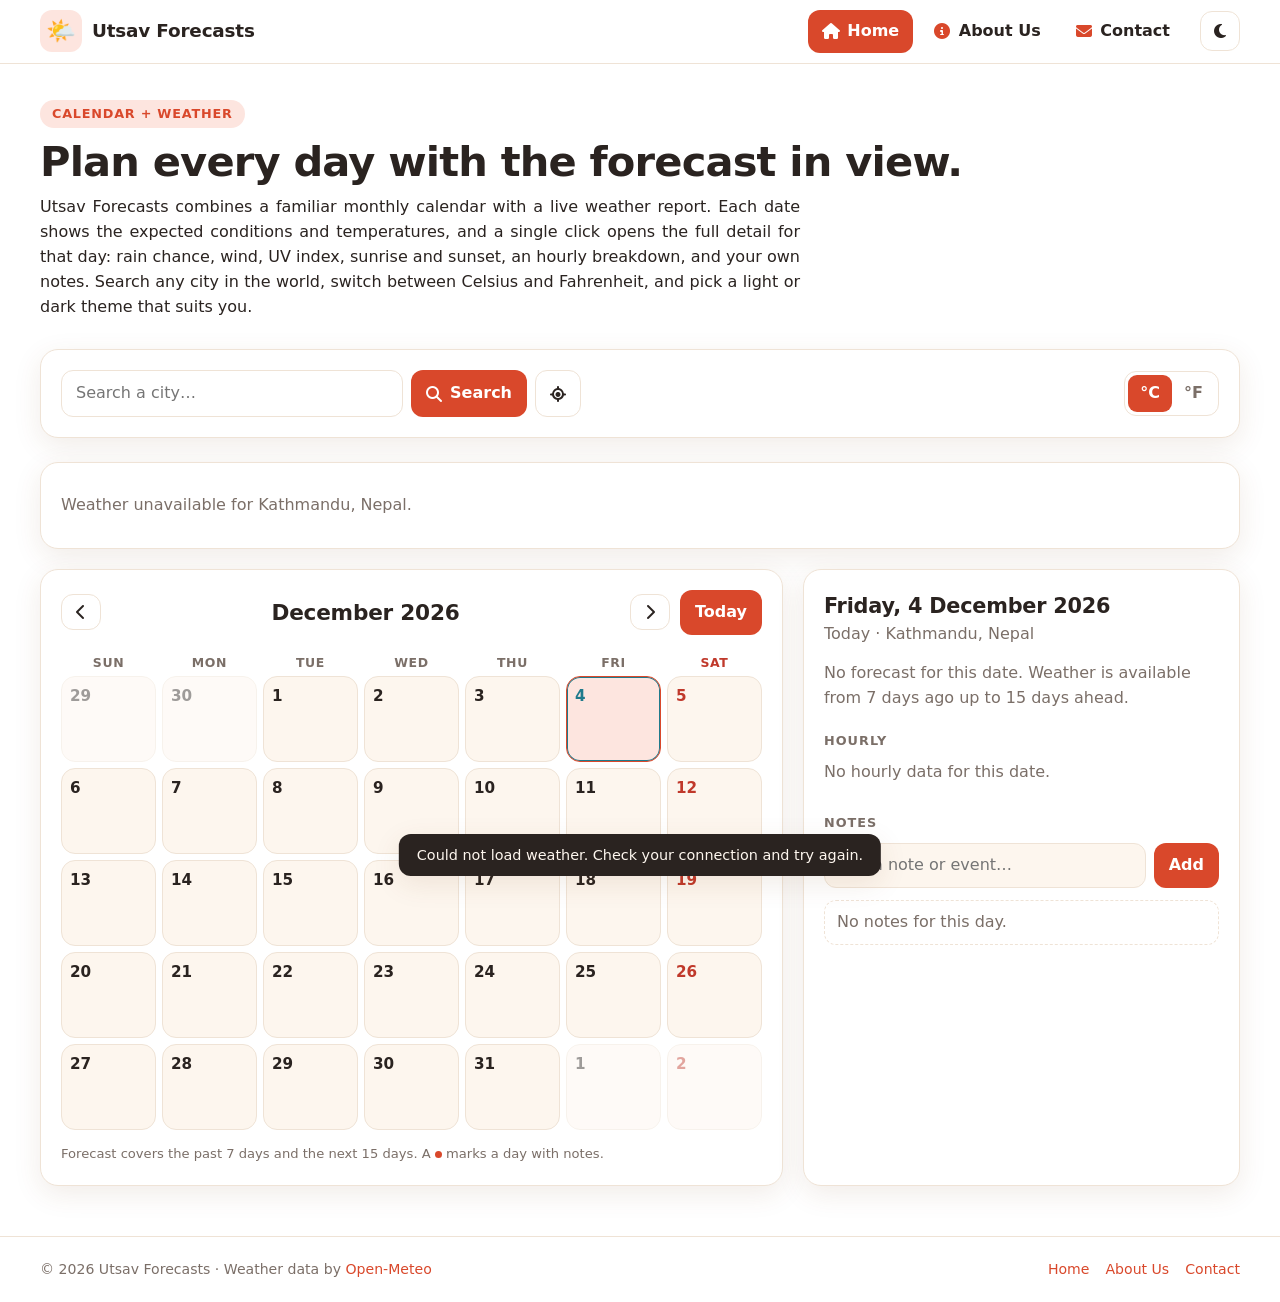
<file: index.html>
<!doctype html>
<html lang="en">
<head>
  <meta charset="utf-8">
  <meta name="viewport" content="width=device-width, initial-scale=1">
  <title>Utsav Forecasts — Calendar with Weather</title>
  <meta name="description" content="A monthly calendar with daily weather forecasts, hourly details and notes.">
  <link rel="stylesheet" href="https://cdnjs.cloudflare.com/ajax/libs/font-awesome/6.5.1/css/all.min.css">
  <link rel="stylesheet" href="css/main.css">
  <link rel="stylesheet" href="css/calendar.css">
</head>
<body>

  <header class="site-nav">
    <div class="nav-inner">
      <a class="brand" href="index.html" aria-label="Utsav Forecasts home">
        <span class="logo" aria-hidden="true">🌤️</span><strong>Utsav Forecasts</strong>
      </a>
      <ul class="nav-links" id="nav-links">
        <li><a href="index.html"><i class="fa-solid fa-house"></i> Home</a></li>
        <li><a href="about.html"><i class="fa-solid fa-circle-info"></i> About Us</a></li>
        <li><a href="contact.html"><i class="fa-solid fa-envelope"></i> Contact</a></li>
      </ul>
      <div class="nav-actions">
        <button type="button" id="theme-btn" class="icon-btn" aria-label="Toggle dark mode"><i class="fa-solid fa-moon"></i></button>
        <button type="button" id="nav-toggle" class="icon-btn nav-toggle" aria-label="Open menu" aria-expanded="false" aria-controls="nav-links"><i class="fa-solid fa-bars"></i></button>
      </div>
    </div>
  </header>

  <main>
    <section class="hero container">
      <span class="eyebrow">Calendar + Weather</span>
      <h1>Plan every day with the forecast in view.</h1>
      <p class="justify">
        Utsav Forecasts combines a familiar monthly calendar with a live weather report. Each date shows the
        expected conditions and temperatures, and a single click opens the full detail for that day: rain chance,
        wind, UV index, sunrise and sunset, an hourly breakdown, and your own notes. Search any city in the
        world, switch between Celsius and Fahrenheit, and pick a light or dark theme that suits you.
      </p>
    </section>

    <div class="container">
      <form id="search-form" class="toolbar card" autocomplete="off">
        <div class="search">
          <input id="search-input" type="search" placeholder="Search a city…" aria-label="Search for a city">
          <button type="submit" class="btn"><i class="fa-solid fa-magnifying-glass"></i> Search</button>
          <button type="button" id="locate-btn" class="btn ghost" title="Use my location" aria-label="Use my location"><i class="fa-solid fa-location-crosshairs"></i></button>
          <ul id="results" class="results" hidden></ul>
        </div>
        <div class="seg" role="group" aria-label="Temperature units">
          <button type="button" data-unit="c" class="active">°C</button>
          <button type="button" data-unit="f">°F</button>
        </div>
      </form>
    </div>

    <div class="layout">
      <section class="now card" id="now" aria-live="polite">
        <div class="skeleton">Loading weather…</div>
      </section>

      <section class="calendar card" aria-label="Calendar">
        <div class="cal-head">
          <button type="button" id="prev" class="btn ghost" aria-label="Previous month"><i class="fa-solid fa-chevron-left"></i></button>
          <h2 id="month-title">Month</h2>
          <button type="button" id="next" class="btn ghost" aria-label="Next month"><i class="fa-solid fa-chevron-right"></i></button>
          <button type="button" id="today-btn" class="btn">Today</button>
        </div>
        <div class="weekdays" aria-hidden="true">
          <span>Sun</span><span>Mon</span><span>Tue</span><span>Wed</span><span>Thu</span><span>Fri</span><span class="sat">Sat</span>
        </div>
        <div id="grid" class="grid"></div>
        <p class="legend">Forecast covers the past 7 days and the next 15 days. A <span class="dot"></span> marks a day with notes.</p>
      </section>

      <aside class="detail card" aria-label="Selected day details">
        <h2 id="d-date">Select a day</h2>
        <p id="d-sub" class="muted"></p>
        <div id="d-weather"></div>
        <h3>Hourly</h3>
        <div id="d-hourly" class="hourly"></div>
        <h3>Notes</h3>
        <form id="note-form" class="note-form">
          <input id="note-input" type="text" maxlength="120" placeholder="Add a note or event…" aria-label="New note">
          <button type="submit" class="btn">Add</button>
        </form>
        <ul id="notes" class="notes"></ul>
      </aside>
    </div>
  </main>
  <div id="toast" class="toast" role="status" hidden></div>

  <footer class="site-footer">
    <div class="footer-inner">
      <span>© <span id="year">2026</span> Utsav Forecasts · Weather data by <a href="https://open-meteo.com/" target="_blank" rel="noopener">Open-Meteo</a></span>
      <nav aria-label="Footer">
        <a href="index.html">Home</a><a href="about.html">About Us</a><a href="contact.html">Contact</a>
      </nav>
    </div>
  </footer>

  <script src="js/common.js"></script>
  <script src="js/home.js"></script>
</body>
</html>
</file>
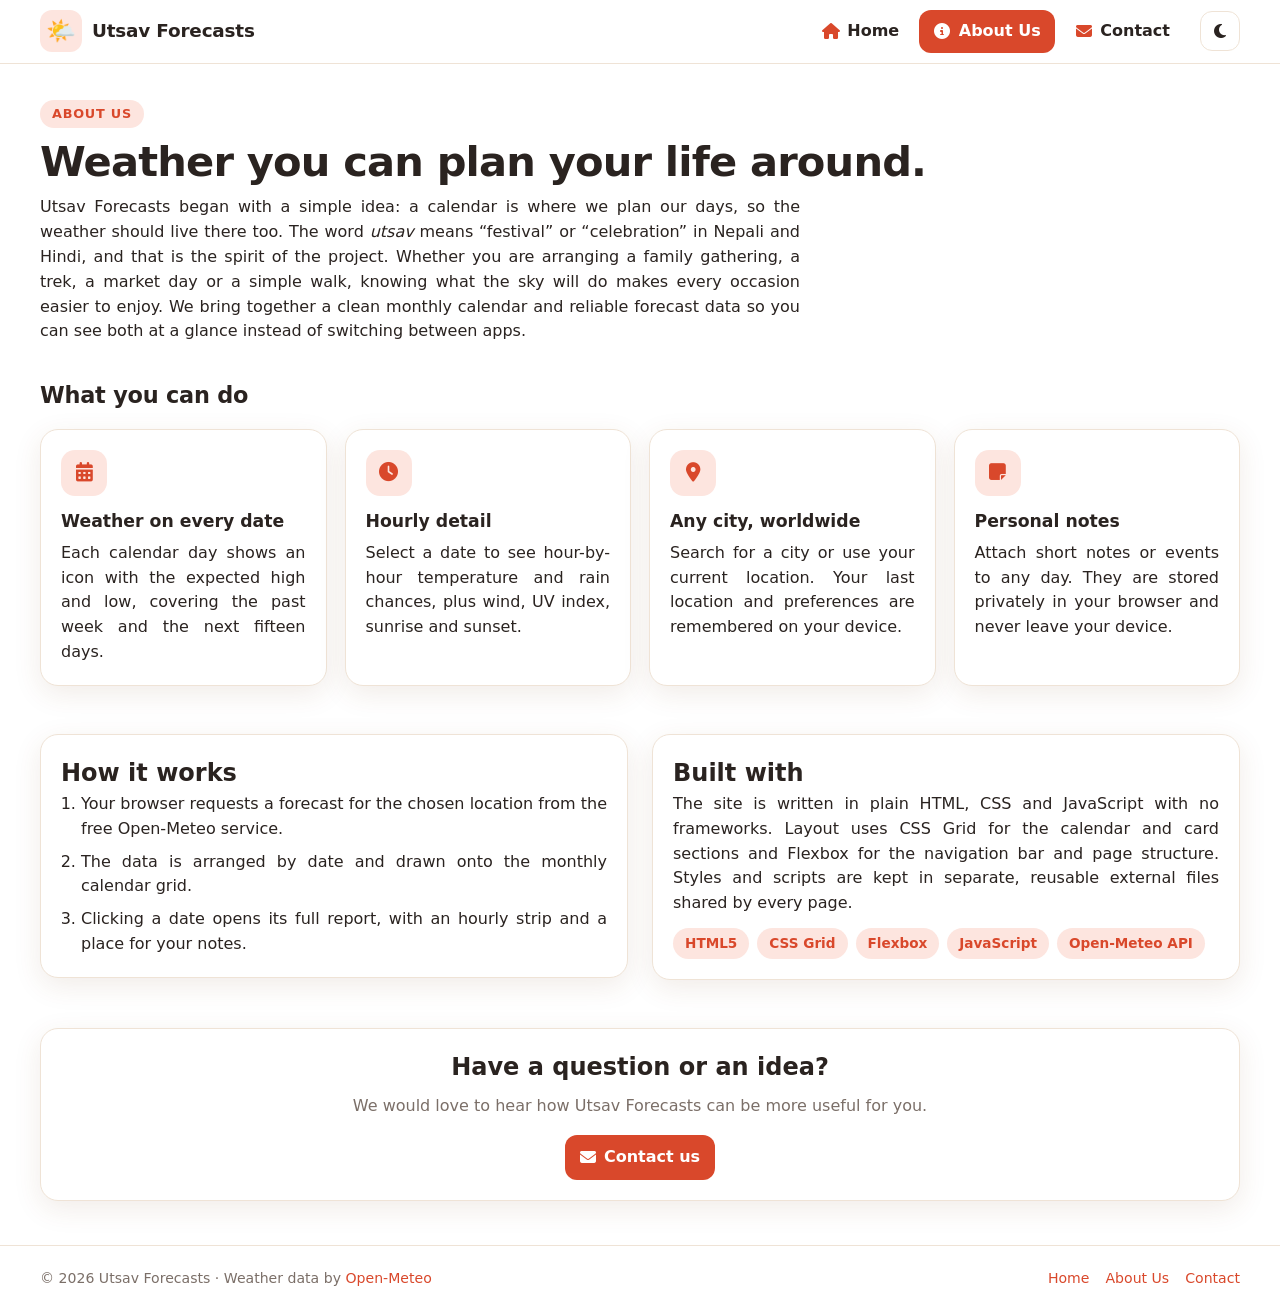
<file: about.html>
<!doctype html>
<html lang="en">
<head>
  <meta charset="utf-8">
  <meta name="viewport" content="width=device-width, initial-scale=1">
  <title>About Us — Utsav Forecasts</title>
  <meta name="description" content="About Utsav Forecasts, a calendar with built-in weather reports.">
  <link rel="stylesheet" href="https://cdnjs.cloudflare.com/ajax/libs/font-awesome/6.5.1/css/all.min.css">
  <link rel="stylesheet" href="css/main.css">
</head>
<body>

  <header class="site-nav">
    <div class="nav-inner">
      <a class="brand" href="index.html" aria-label="Utsav Forecasts home">
        <span class="logo" aria-hidden="true">🌤️</span><strong>Utsav Forecasts</strong>
      </a>
      <ul class="nav-links" id="nav-links">
        <li><a href="index.html"><i class="fa-solid fa-house"></i> Home</a></li>
        <li><a href="about.html"><i class="fa-solid fa-circle-info"></i> About Us</a></li>
        <li><a href="contact.html"><i class="fa-solid fa-envelope"></i> Contact</a></li>
      </ul>
      <div class="nav-actions">
        <button type="button" id="theme-btn" class="icon-btn" aria-label="Toggle dark mode"><i class="fa-solid fa-moon"></i></button>
        <button type="button" id="nav-toggle" class="icon-btn nav-toggle" aria-label="Open menu" aria-expanded="false" aria-controls="nav-links"><i class="fa-solid fa-bars"></i></button>
      </div>
    </div>
  </header>

  <main>
    <section class="hero container">
      <span class="eyebrow">About Us</span>
      <h1>Weather you can plan your life around.</h1>
      <p class="justify">
        Utsav Forecasts began with a simple idea: a calendar is where we plan our days, so the weather should
        live there too. The word <em>utsav</em> means &ldquo;festival&rdquo; or &ldquo;celebration&rdquo; in
        Nepali and Hindi, and that is the spirit of the project. Whether you are arranging a family gathering,
        a trek, a market day or a simple walk, knowing what the sky will do makes every occasion easier to enjoy.
        We bring together a clean monthly calendar and reliable forecast data so you can see both at a glance
        instead of switching between apps.
      </p>
    </section>

    <section class="section">
      <div class="container">
        <h2>What you can do</h2>
        <div class="grid-3">
          <article class="card feature">
            <div class="ico"><i class="fa-solid fa-calendar-days"></i></div>
            <h3>Weather on every date</h3>
            <p class="justify">Each calendar day shows an icon with the expected high and low, covering the past week and the next fifteen days.</p>
          </article>
          <article class="card feature">
            <div class="ico"><i class="fa-solid fa-clock"></i></div>
            <h3>Hourly detail</h3>
            <p class="justify">Select a date to see hour-by-hour temperature and rain chances, plus wind, UV index, sunrise and sunset.</p>
          </article>
          <article class="card feature">
            <div class="ico"><i class="fa-solid fa-location-dot"></i></div>
            <h3>Any city, worldwide</h3>
            <p class="justify">Search for a city or use your current location. Your last location and preferences are remembered on your device.</p>
          </article>
          <article class="card feature">
            <div class="ico"><i class="fa-solid fa-note-sticky"></i></div>
            <h3>Personal notes</h3>
            <p class="justify">Attach short notes or events to any day. They are stored privately in your browser and never leave your device.</p>
          </article>
        </div>
      </div>
    </section>

    <section class="section">
      <div class="container split">
        <div class="card">
          <h2>How it works</h2>
          <ol class="steps justify">
            <li>Your browser requests a forecast for the chosen location from the free Open-Meteo service.</li>
            <li>The data is arranged by date and drawn onto the monthly calendar grid.</li>
            <li>Clicking a date opens its full report, with an hourly strip and a place for your notes.</li>
          </ol>
        </div>
        <div class="card">
          <h2>Built with</h2>
          <p class="justify">
            The site is written in plain HTML, CSS and JavaScript with no frameworks. Layout uses CSS Grid for the
            calendar and card sections and Flexbox for the navigation bar and page structure. Styles and scripts
            are kept in separate, reusable external files shared by every page.
          </p>
          <div class="tags">
            <span class="tag">HTML5</span><span class="tag">CSS Grid</span><span class="tag">Flexbox</span>
            <span class="tag">JavaScript</span><span class="tag">Open-Meteo API</span>
          </div>
        </div>
      </div>
    </section>

    <section class="section">
      <div class="container">
        <div class="card cta">
          <h2>Have a question or an idea?</h2>
          <p class="muted">We would love to hear how Utsav Forecasts can be more useful for you.</p>
          <a class="btn" href="contact.html"><i class="fa-solid fa-envelope"></i> Contact us</a>
        </div>
      </div>
    </section>
  </main>

  <footer class="site-footer">
    <div class="footer-inner">
      <span>© <span id="year">2026</span> Utsav Forecasts · Weather data by <a href="https://open-meteo.com/" target="_blank" rel="noopener">Open-Meteo</a></span>
      <nav aria-label="Footer">
        <a href="index.html">Home</a><a href="about.html">About Us</a><a href="contact.html">Contact</a>
      </nav>
    </div>
  </footer>

  <script src="js/common.js"></script>
</body>
</html>
</file>
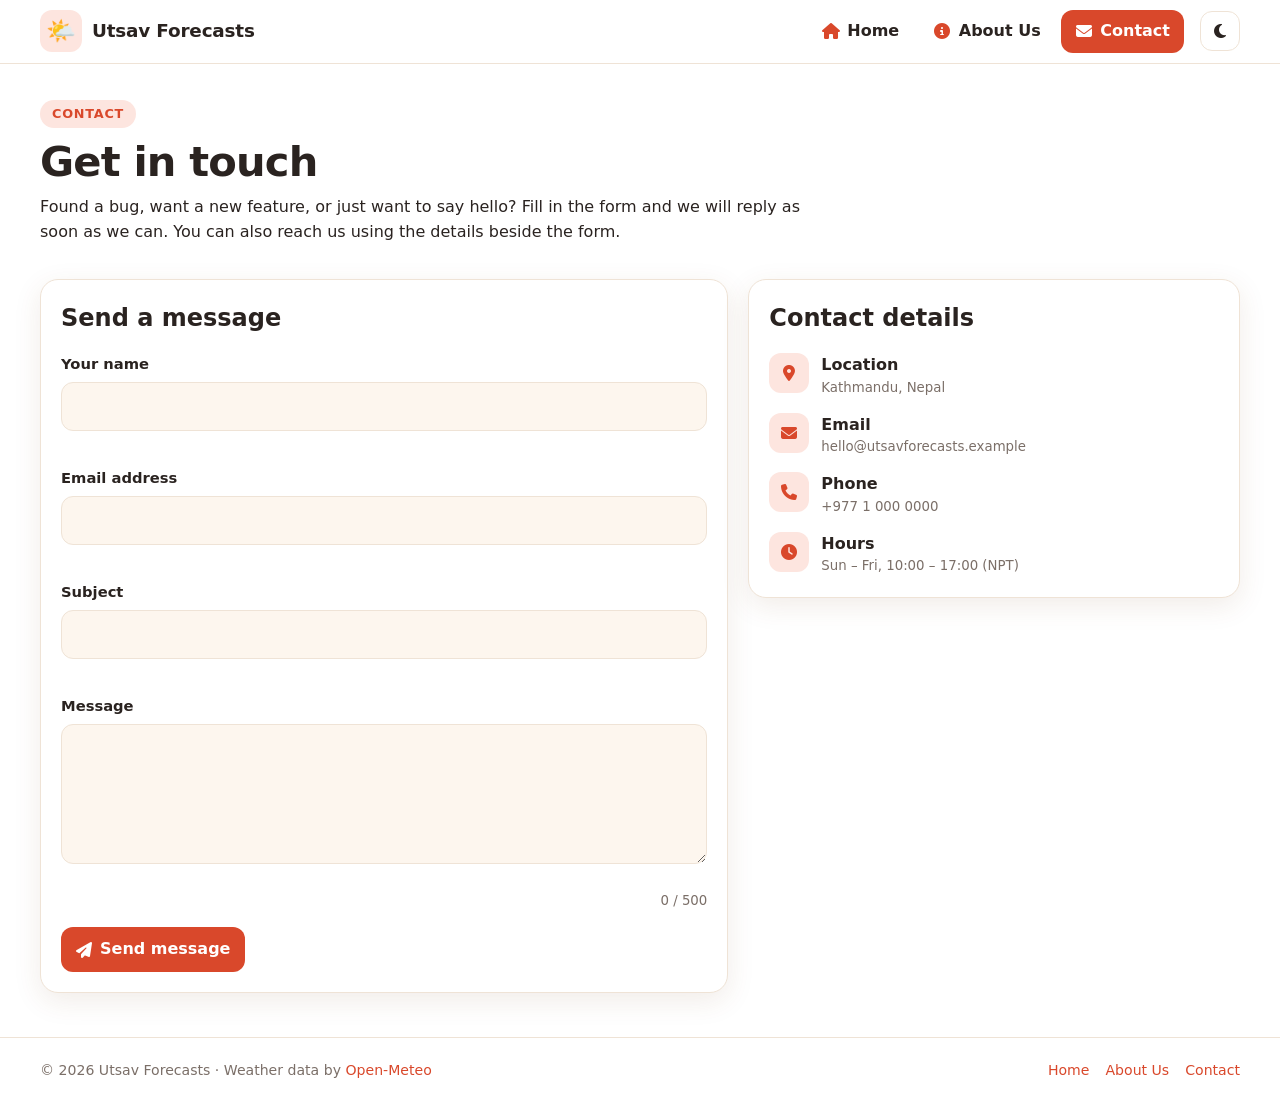
<file: contact.html>
<!doctype html>
<html lang="en">
<head>
  <meta charset="utf-8">
  <meta name="viewport" content="width=device-width, initial-scale=1">
  <title>Contact — Utsav Forecasts</title>
  <meta name="description" content="Contact Utsav Forecasts.">
  <link rel="stylesheet" href="https://cdnjs.cloudflare.com/ajax/libs/font-awesome/6.5.1/css/all.min.css">
  <link rel="stylesheet" href="css/main.css">
</head>
<body>

  <header class="site-nav">
    <div class="nav-inner">
      <a class="brand" href="index.html" aria-label="Utsav Forecasts home">
        <span class="logo" aria-hidden="true">🌤️</span><strong>Utsav Forecasts</strong>
      </a>
      <ul class="nav-links" id="nav-links">
        <li><a href="index.html"><i class="fa-solid fa-house"></i> Home</a></li>
        <li><a href="about.html"><i class="fa-solid fa-circle-info"></i> About Us</a></li>
        <li><a href="contact.html"><i class="fa-solid fa-envelope"></i> Contact</a></li>
      </ul>
      <div class="nav-actions">
        <button type="button" id="theme-btn" class="icon-btn" aria-label="Toggle dark mode"><i class="fa-solid fa-moon"></i></button>
        <button type="button" id="nav-toggle" class="icon-btn nav-toggle" aria-label="Open menu" aria-expanded="false" aria-controls="nav-links"><i class="fa-solid fa-bars"></i></button>
      </div>
    </div>
  </header>

  <main>
    <section class="hero container">
      <span class="eyebrow">Contact</span>
      <h1>Get in touch</h1>
      <p class="justify">
        Found a bug, want a new feature, or just want to say hello? Fill in the form and we will reply as soon as
        we can. You can also reach us using the details beside the form.
      </p>
    </section>

    <section class="section">
      <div class="container contact-layout">
        <form id="contact-form" class="card" novalidate>
          <h2>Send a message</h2>
          <div class="field">
            <label for="name">Your name</label>
            <input id="name" name="name" type="text" autocomplete="name" required>
            <span class="error" aria-live="polite"></span>
          </div>
          <div class="field">
            <label for="email">Email address</label>
            <input id="email" name="email" type="email" autocomplete="email" required>
            <span class="error" aria-live="polite"></span>
          </div>
          <div class="field">
            <label for="subject">Subject</label>
            <input id="subject" name="subject" type="text" required>
            <span class="error" aria-live="polite"></span>
          </div>
          <div class="field">
            <label for="message">Message</label>
            <textarea id="message" name="message" maxlength="500" required></textarea>
            <span class="error" aria-live="polite"></span>
            <small class="muted" id="msg-count">0 / 500</small>
          </div>
          <button type="submit" class="btn"><i class="fa-solid fa-paper-plane"></i> Send message</button>
          <p id="form-status" class="form-status" role="status" hidden></p>
        </form>

        <aside class="card">
          <h2>Contact details</h2>
          <ul class="info-list">
            <li><span class="ico"><i class="fa-solid fa-location-dot"></i></span><div><strong>Location</strong><small>Kathmandu, Nepal</small></div></li>
            <li><span class="ico"><i class="fa-solid fa-envelope"></i></span><div><strong>Email</strong><small>hello@utsavforecasts.example</small></div></li>
            <li><span class="ico"><i class="fa-solid fa-phone"></i></span><div><strong>Phone</strong><small>+977 1 000 0000</small></div></li>
            <li><span class="ico"><i class="fa-solid fa-clock"></i></span><div><strong>Hours</strong><small>Sun – Fri, 10:00 – 17:00 (NPT)</small></div></li>
          </ul>
        </aside>
      </div>
    </section>
  </main>

  <footer class="site-footer">
    <div class="footer-inner">
      <span>© <span id="year">2026</span> Utsav Forecasts · Weather data by <a href="https://open-meteo.com/" target="_blank" rel="noopener">Open-Meteo</a></span>
      <nav aria-label="Footer">
        <a href="index.html">Home</a><a href="about.html">About Us</a><a href="contact.html">Contact</a>
      </nav>
    </div>
  </footer>

  <script src="js/common.js"></script>
  <script src="js/contact.js"></script>
</body>
</html>
</file>
<file: css/main.css>
/* =========================================================
   Utsav Forecasts — shared styles (all pages)
   Design tokens, base, navigation bar, buttons, cards,
   footer, and the About / Contact page layouts.
   ========================================================= */

:root {
  --bg: #fdf6ee;
  --bg-grad: radial-gradient(1200px 500px at 10% -10%, #ffe2c2 0%, transparent 60%),
             radial-gradient(900px 500px at 100% 0%, #ffd0d6 0%, transparent 55%);
  --card: #ffffff;
  --text: #2a2320;
  --muted: #7b6f68;
  --line: #efe3d6;
  --accent: #d9482b;
  --accent-soft: #fde5df;
  --sat: #c0392b;
  --today: #1f7a8c;
  --shadow: 0 8px 28px rgba(120, 70, 30, 0.10);
  --radius: 18px;
  --maxw: 1280px;
  --gutter: clamp(16px, 4vw, 40px);
}

:root[data-theme="dark"] {
  --bg: #14110f;
  --bg-grad: radial-gradient(1200px 500px at 10% -10%, #3a2214 0%, transparent 60%),
             radial-gradient(900px 500px at 100% 0%, #341a22 0%, transparent 55%);
  --card: #1e1a17;
  --text: #f4ece6;
  --muted: #a39890;
  --line: #322b26;
  --accent: #ff7a59;
  --accent-soft: #3b2219;
  --sat: #ff7b6b;
  --today: #4fc3d9;
  --shadow: 0 8px 28px rgba(0, 0, 0, 0.45);
}

/* ---------- Base ---------- */
* { box-sizing: border-box; }
html { color-scheme: light dark; scroll-behavior: smooth; }

body {
  margin: 0;
  display: flex;               /* Flexbox page shell: header / main / footer */
  flex-direction: column;
  min-height: 100vh;
  font-family: system-ui, -apple-system, "Segoe UI", Roboto, "Helvetica Neue", sans-serif;
  background: var(--bg) var(--bg-grad) no-repeat;
  color: var(--text);
  line-height: 1.55;
}
main { flex: 1; }

h1, h2, h3, p { margin: 0; }
button, input, textarea { font: inherit; color: inherit; }
a { color: var(--accent); }
.muted { color: var(--muted); }

.justify { text-align: justify; hyphens: auto; }

.container {
  width: 100%;
  max-width: var(--maxw);
  margin: 0 auto;
  padding: 0 var(--gutter);
}

/* ---------- Navigation bar ---------- */
.site-nav {
  position: sticky; top: 0; z-index: 40;
  background: color-mix(in srgb, var(--card) 88%, transparent);
  backdrop-filter: blur(10px);
  border-bottom: 1px solid var(--line);
}
.nav-inner {
  display: flex; align-items: center; justify-content: space-between;
  gap: 16px; padding: 10px var(--gutter);
  max-width: var(--maxw); margin: 0 auto;
}
.brand {
  display: flex; align-items: center; gap: 10px;
  text-decoration: none; color: var(--text);
}
.brand .logo {
  width: 42px; height: 42px; display: grid; place-items: center;
  font-size: 1.5rem; border-radius: 12px; background: var(--accent-soft);
}
.brand strong { font-size: 1.15rem; letter-spacing: -0.01em; }

.nav-links {
  display: flex; align-items: center; gap: 6px;
  list-style: none; margin: 0 0 0 auto; padding: 0;
}
.nav-links a {
  display: flex; align-items: center; gap: 8px;
  padding: 9px 14px; border-radius: 12px;
  color: var(--text); text-decoration: none; font-weight: 600;
  transition: background .15s ease, color .15s ease;
}
.nav-links a i { color: var(--accent); width: 1.1em; text-align: center; }
.nav-links a:hover { background: var(--accent-soft); }
.nav-links a.active { background: var(--accent); color: #fff; }
.nav-links a.active i { color: #fff; }

.nav-actions { display: flex; align-items: center; gap: 8px; }
.icon-btn {
  width: 40px; height: 40px; display: grid; place-items: center;
  border: 1px solid var(--line); border-radius: 12px;
  background: var(--card); cursor: pointer;
}
.icon-btn:hover { border-color: var(--accent); }
.nav-toggle { display: none; }

/* ---------- Buttons / controls ---------- */
.btn {
  padding: 9px 14px; border-radius: 12px;
  border: 1px solid transparent; background: var(--accent); color: #fff;
  cursor: pointer; font-weight: 600; text-decoration: none; display: inline-flex;
  align-items: center; gap: 8px;
  transition: transform .08s ease, filter .15s ease;
}
.btn:hover { filter: brightness(1.07); }
.btn:active { transform: translateY(1px); }
.btn.ghost { background: var(--card); color: var(--text); border-color: var(--line); }

.seg {
  display: inline-flex; padding: 3px; border-radius: 12px;
  background: var(--card); border: 1px solid var(--line);
}
.seg button {
  border: 0; background: transparent; cursor: pointer;
  padding: 6px 12px; border-radius: 9px; font-weight: 600; color: var(--muted);
}
.seg button.active { background: var(--accent); color: #fff; }

a:focus-visible, .btn:focus-visible, .icon-btn:focus-visible, .seg button:focus-visible,
.day:focus-visible, input:focus-visible, textarea:focus-visible {
  outline: 2px solid var(--today); outline-offset: 2px;
}

/* ---------- Cards ---------- */
.card {
  background: var(--card); border: 1px solid var(--line);
  border-radius: var(--radius); box-shadow: var(--shadow); padding: 20px;
}

/* ---------- Page hero ---------- */
.hero { padding-block: 36px 10px; }
.hero h1 { font-size: clamp(1.8rem, 4vw, 2.6rem); letter-spacing: -0.02em; line-height: 1.15; }
.hero p { margin-top: 10px; max-width: 760px; color: var(--muted); }
.hero .justify { color: var(--text); }
.eyebrow {
  display: inline-block; margin-bottom: 10px; padding: 4px 12px; border-radius: 999px;
  background: var(--accent-soft); color: var(--accent);
  font-size: .8rem; font-weight: 700; letter-spacing: .06em; text-transform: uppercase;
}

/* ---------- Page sections ---------- */
.section { padding: 24px 0; }
.section > .container > h2 { font-size: 1.4rem; margin-bottom: 16px; letter-spacing: -0.01em; }

/* CSS Grid card layouts */
.grid-3 {
  display: grid; gap: 18px;
  grid-template-columns: repeat(auto-fit, minmax(240px, 1fr));
}
.feature h3 { margin: 12px 0 6px; font-size: 1.08rem; }
.feature .ico {
  width: 46px; height: 46px; display: grid; place-items: center;
  border-radius: 14px; background: var(--accent-soft); color: var(--accent); font-size: 1.2rem;
}

/* Flexbox two-column content */
.split { display: flex; flex-wrap: wrap; gap: 24px; align-items: flex-start; }
.split > * { flex: 1 1 320px; }

.steps { margin: 0; padding-left: 20px; display: grid; gap: 8px; }
.tags { display: flex; flex-wrap: wrap; gap: 8px; margin-top: 12px; }
.tag {
  padding: 5px 12px; border-radius: 999px; font-size: .85rem; font-weight: 600;
  background: var(--accent-soft); color: var(--accent);
}

/* ---------- Contact page ---------- */
.contact-layout {
  display: grid; gap: 20px; align-items: start;
  grid-template-columns: minmax(0, 1.4fr) minmax(260px, 1fr);
}
.field { display: grid; gap: 6px; margin-bottom: 16px; }
.field label { font-weight: 600; font-size: .92rem; }
.field input, .field textarea {
  width: 100%; padding: 11px 14px; border-radius: 12px;
  border: 1px solid var(--line); background: var(--bg); outline: none;
}
.field textarea { min-height: 140px; resize: vertical; }
.field input:focus, .field textarea:focus { border-color: var(--accent); box-shadow: 0 0 0 3px var(--accent-soft); }
.field.invalid input, .field.invalid textarea { border-color: var(--sat); }
.error { color: var(--sat); font-size: .82rem; min-height: 1.1em; }
.form-status {
  margin-top: 14px; padding: 12px 14px; border-radius: 12px;
  background: var(--accent-soft); font-weight: 600;
}
.info-list { list-style: none; margin: 14px 0 0; padding: 0; display: grid; gap: 14px; }
.info-list li { display: flex; gap: 12px; align-items: flex-start; }
.info-list .ico {
  flex: 0 0 40px; height: 40px; display: grid; place-items: center;
  border-radius: 12px; background: var(--accent-soft); color: var(--accent);
}
.info-list small { display: block; color: var(--muted); }

/* ---------- Footer ---------- */
.site-footer {
  border-top: 1px solid var(--line); margin-top: 20px;
  padding: 22px var(--gutter); background: var(--card);
}
.footer-inner {
  max-width: var(--maxw); margin: 0 auto;
  display: flex; flex-wrap: wrap; gap: 12px 24px;
  align-items: center; justify-content: space-between;
  color: var(--muted); font-size: .88rem;
}
.footer-inner nav { display: flex; gap: 16px; flex-wrap: wrap; }
.footer-inner a { text-decoration: none; }
.footer-inner a:hover { text-decoration: underline; }

/* ---------- Toast ---------- */
.toast {
  position: fixed; left: 50%; bottom: 24px; transform: translateX(-50%);
  background: var(--text); color: var(--bg);
  padding: 10px 18px; border-radius: 12px; font-size: .9rem;
  box-shadow: var(--shadow); z-index: 50; max-width: 90vw;
}

/* ---------- Responsive ---------- */
@media (max-width: 760px) {
  .nav-toggle { display: grid; }
  .nav-inner { flex-wrap: wrap; }
  .nav-links {
    display: none; order: 5; width: 100%; flex-direction: column; align-items: stretch;
    margin: 4px 0 6px;
  }
  .nav-links.open { display: flex; }
  .nav-actions { margin-left: auto; }
  .contact-layout { grid-template-columns: minmax(0, 1fr); }
  .card { padding: 16px; }
}

@media (prefers-reduced-motion: reduce) {
  * { transition: none !important; scroll-behavior: auto !important; }
}

/* ---------- Small page helpers ---------- */
.cta { text-align: center; }
.cta p { margin: 8px 0 16px; }
.contact-layout h2 { margin-bottom: 16px; }
.field small { text-align: right; }
</file>
<file: css/calendar.css>
/* Home page: weather + calendar */
/* ---------- Search & toolbar ---------- */
.search { position: relative; display: flex; gap: 8px; flex: 1 1 320px; max-width: 520px; }
.search input {
  flex: 1;
  padding: 10px 14px;
  border-radius: 12px;
  border: 1px solid var(--line);
  background: var(--card);
  outline: none;
}
.search input:focus { border-color: var(--accent); box-shadow: 0 0 0 3px var(--accent-soft); }

.results {
  position: absolute;
  top: calc(100% + 6px);
  left: 0; right: 0;
  z-index: 20;
  margin: 0; padding: 6px;
  list-style: none;
  background: var(--card);
  border: 1px solid var(--line);
  border-radius: 14px;
  box-shadow: var(--shadow);
}
.results li button {
  width: 100%;
  text-align: left;
  padding: 9px 10px;
  border: 0; border-radius: 10px;
  background: transparent;
  cursor: pointer;
}
.results li button:hover, .results li button:focus-visible { background: var(--accent-soft); outline: none; }
.results small { color: var(--muted); }
.results .empty { padding: 10px; color: var(--muted); }

.toolbar { display:flex; flex-wrap:wrap; gap:12px 16px; align-items:center; justify-content:space-between; }
.toolbar .search { flex:1 1 320px; max-width:520px; }

/* ---------- Layout ---------- */
.layout {
  display: grid;
  grid-template-columns: minmax(0, 1.7fr) minmax(300px, 1fr);
  grid-template-areas:
    "now now"
    "cal detail";
  gap: 20px;
  padding: 4px clamp(16px, 4vw, 40px) 30px;
  max-width: 1280px;
  margin: 0 auto;
}
.now { grid-area: now; }
.calendar { grid-area: cal; }
.detail { grid-area: detail; }

.card {
  background: var(--card);
  border: 1px solid var(--line);
  border-radius: var(--radius);
  box-shadow: var(--shadow);
  padding: 20px;
}

.muted { color: var(--muted); }
.skeleton { color: var(--muted); padding: 10px 0; }


/* ---------- Current conditions ---------- */
.now-inner { display: flex; flex-wrap: wrap; gap: 18px 36px; align-items: center; }
.now-main { display: flex; align-items: center; gap: 16px; }
.now-icon { font-size: 3.6rem; line-height: 1; }
.now-temp { font-size: 3rem; font-weight: 700; letter-spacing: -0.03em; line-height: 1; }
.now-place { font-weight: 600; }
.now-cond { color: var(--muted); }
.now-stats { display: flex; flex-wrap: wrap; gap: 10px; margin-left: auto; }

.stat {
  background: var(--bg);
  border: 1px solid var(--line);
  border-radius: 14px;
  padding: 10px 14px;
  min-width: 108px;
}
.stat span { display: block; font-size: 0.75rem; color: var(--muted); }
.stat strong { font-size: 1.05rem; }


/* ---------- Calendar ---------- */
.cal-head {
  display: flex; align-items: center; gap: 10px;
  margin-bottom: 14px;
}
.cal-head h2 { flex: 1; font-size: 1.35rem; text-align: center; letter-spacing: -0.01em; }

.weekdays, .grid {
  display: grid;
  grid-template-columns: repeat(7, minmax(0, 1fr));
  gap: 6px;
}
.weekdays span {
  text-align: center; font-size: 0.78rem; font-weight: 700;
  color: var(--muted); padding: 4px 0; text-transform: uppercase; letter-spacing: .05em;
}
.weekdays .sat { color: var(--sat); }

.day {
  position: relative;
  display: flex; flex-direction: column; justify-content: space-between;
  min-height: 86px;
  padding: 8px;
  text-align: left;
  border: 1px solid var(--line);
  border-radius: 14px;
  background: var(--bg);
  cursor: pointer;
  transition: transform .1s ease, border-color .15s ease, background .15s ease;
}
.day:hover { transform: translateY(-2px); border-color: var(--accent); }
.day.other { opacity: .45; }
.day.sat .num { color: var(--sat); }
.day.today { border-color: var(--today); box-shadow: inset 0 0 0 1px var(--today); }
.day.today .num { color: var(--today); }
.day.selected { background: var(--accent-soft); border-color: var(--accent); }
.day.past .wx { filter: grayscale(.4); }

.day .num { font-weight: 700; font-size: 0.95rem; }
.day .wx { font-size: 1.45rem; line-height: 1; margin: 2px 0; }
.day .temps { font-size: 0.78rem; color: var(--muted); }
.day .temps b { color: var(--text); font-weight: 600; }
.day .has-notes {
  position: absolute; top: 9px; right: 9px;
  width: 7px; height: 7px; border-radius: 50%;
  background: var(--accent);
}

.legend { margin-top: 14px; font-size: 0.82rem; color: var(--muted); }
.dot {
  display: inline-block; width: 7px; height: 7px; border-radius: 50%;
  background: var(--accent); vertical-align: middle;
}


/* ---------- Detail panel ---------- */
.detail h2 { font-size: 1.3rem; letter-spacing: -0.01em; }
.detail h3 {
  margin: 20px 0 10px;
  font-size: 0.8rem; text-transform: uppercase; letter-spacing: .08em; color: var(--muted);
}

.d-hero { display: flex; align-items: center; gap: 14px; margin-top: 14px; }
.d-hero .icon { font-size: 3rem; line-height: 1; }
.d-hero .cond { font-weight: 600; font-size: 1.1rem; }
.d-hero .range { color: var(--muted); }
.d-hero .range b { color: var(--text); }

.stat-grid {
  display: grid; grid-template-columns: repeat(2, minmax(0, 1fr));
  gap: 10px; margin-top: 14px;
}
.stat-grid .stat { min-width: 0; }

.hourly {
  display: flex; gap: 8px; overflow-x: auto; padding-bottom: 8px;
  scroll-snap-type: x proximity;
}
.hour {
  flex: 0 0 auto; scroll-snap-align: start;
  min-width: 62px; padding: 8px 6px; text-align: center;
  border: 1px solid var(--line); border-radius: 12px; background: var(--bg);
  font-size: 0.8rem;
}
.hour .t { color: var(--muted); }
.hour .e { font-size: 1.25rem; margin: 2px 0; }
.hour .p { color: var(--today); font-size: 0.72rem; min-height: 1em; }
.hour.current { border-color: var(--accent); background: var(--accent-soft); }

.note-form { display: flex; gap: 8px; }
.note-form input {
  flex: 1; padding: 9px 12px; border-radius: 12px;
  border: 1px solid var(--line); background: var(--bg); outline: none;
}
.note-form input:focus { border-color: var(--accent); }

.notes { list-style: none; margin: 12px 0 0; padding: 0; display: grid; gap: 8px; }
.notes li {
  display: flex; align-items: center; justify-content: space-between; gap: 10px;
  padding: 9px 12px; border-radius: 12px;
  background: var(--bg); border: 1px solid var(--line);
  word-break: break-word;
}
.notes button {
  border: 0; background: transparent; color: var(--muted); cursor: pointer;
  font-size: 1.1rem; line-height: 1; padding: 2px 6px; border-radius: 8px;
}
.notes button:hover { color: var(--accent); }
.notes .none { color: var(--muted); background: transparent; border-style: dashed; }


/* ---------- Responsive ---------- */
@media (max-width: 900px) {
  .layout {
    grid-template-columns: minmax(0, 1fr);
    grid-template-areas: "now" "cal" "detail";
  }
  .now-stats { margin-left: 0; }
}

@media (max-width: 560px) {
  .card { padding: 14px; }
  .weekdays, .grid { gap: 3px; }
  .day { min-height: 64px; padding: 5px; border-radius: 10px; }
  .day .wx { font-size: 1.1rem; }
  .day .temps { font-size: 0.66rem; }
  .day .has-notes { top: 6px; right: 6px; }
  .now-temp { font-size: 2.4rem; }
}

@media (prefers-reduced-motion: reduce) {
  * { transition: none !important; }
}

.toolbar { margin: 20px 0; }

/* keep the search row inside the viewport on small screens */
.search { flex-wrap: wrap; }
.search input { min-width: 0; flex: 1 1 160px; }
.layout { padding-inline: var(--gutter); }
</file>
